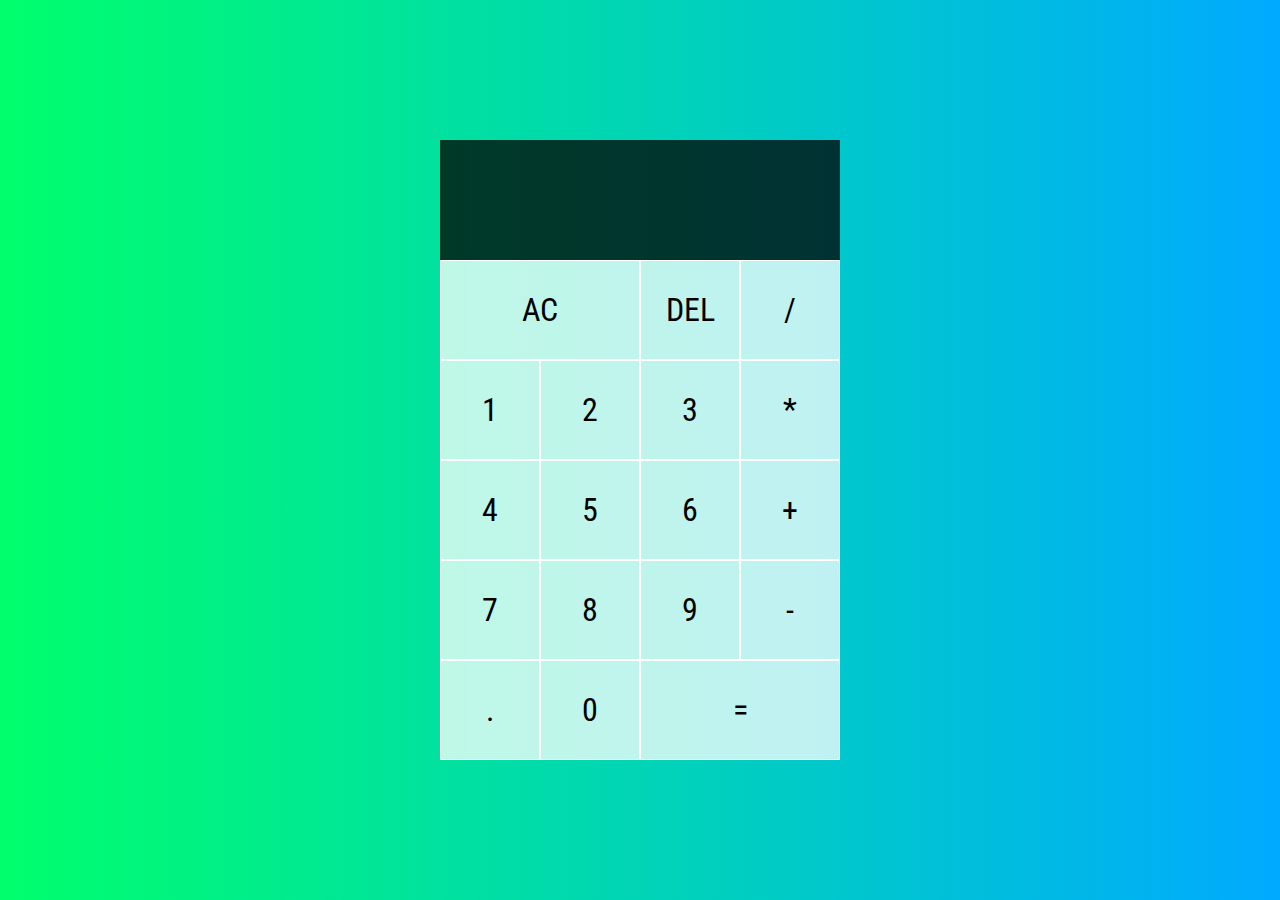
<file: calculator/index.html>
<!DOCTYPE html>
<html lang="en">
<head>
    <meta charset="UTF-8">
    <meta http-equiv="X-UA-Compatible" content="IE=edge">
    <meta name="viewport" content="width=device-width, initial-scale=1.0">
    <title>Calculator</title>
    <link rel="stylesheet" href="style.css">
    
    <link rel="preconnect" href="https://fonts.googleapis.com">
    <link rel="preconnect" href="https://fonts.gstatic.com" crossorigin>
    <link href="https://fonts.googleapis.com/css2?family=Open+Sans:wght@300;400;700&family=Roboto+Condensed:ital,wght@0,300;0,400;0,700;1,300;1,400;1,700&display=swap" rel="stylesheet">
</head>
<body>
    <div class="calculator-grid">
        <div class="output">
            <div data-previous-operand class="previous-operand">
            </div>
            <div data-current-operand class="current-operand">   
            </div>
        </div>
        <button data-all-clear class="span-two">AC</button>
        <button data-delete>DEL</button>
        <button data-operation>/</button>
        <button data-number>1</button>
        <button data-number>2</button>
        <button data-number>3</button>
        <button data-operation>*</button>
        <button data-number>4</button>
        <button data-number>5</button>
        <button data-number>6</button>
        <button data-operation>+</button>
        <button data-number>7</button>
        <button data-number>8</button>
        <button data-number>9</button>
        <button data-operation>-</button>
        <button data-number>.</button>
        <button data-number>0</button>
        <button data-equals class="span-two">=</button>
    </div>
    <script src="cal.js"></script>
</body>
</html>
</file>
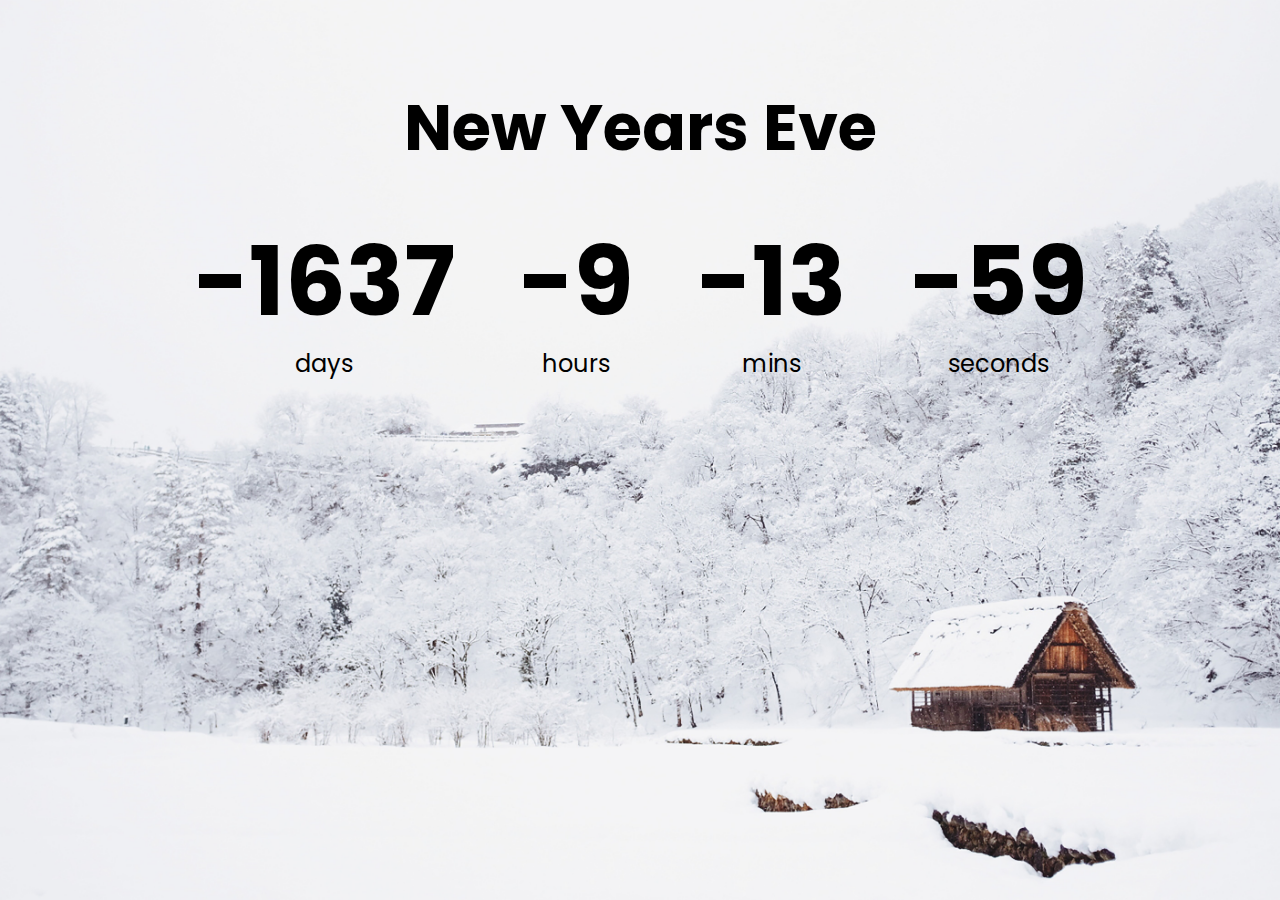
<file: countdown_timer/index.html>
<!DOCTYPE html>
<html lang="en">
<head>
    <meta charset="UTF-8">
    <meta http-equiv="X-UA-Compatible" content="IE=edge">
    <meta name="viewport" content="width=device-width, initial-scale=1.0">
    <title>Coundown Timer</title>
    <link rel="stylesheet" href="style.css">
   
    <link rel="preconnect" href="https://fonts.googleapis.com">
    <link rel="preconnect" href="https://fonts.gstatic.com" crossorigin>
    <link href="https://fonts.googleapis.com/css2?family=Nova+Square&family=Open+Sans:wght@300;400;700&family=Poppins:wght@200;400;600&family=Roboto+Condensed:ital,wght@0,300;0,400;0,700;1,300;1,400;1,700&display=swap" rel="stylesheet">
</head>
<body>
    <h1>New Years Eve</h1>
    <div class="countdown-container">
        <div class="countdown-el days-c">
            <p class="big-text" id="days">0</p>
            <span>days</span>
        </div>
        <div class="countdown-el hours-c">
            <p class="big-text" id="hours">0</p>
            <span>hours</span>
        </div>
        <div class="countdown-el mins-c">
            <p class="big-text" id="mins">0</p>
            <span>mins</span>
        </div>
        <div class="countdown-el seconds-c">
            <p class="big-text" id="seconds">0</p>
            <span>seconds</span>
        </div>
    </div>
    <script src="script.js"></script>
</body>
</html>
</file>
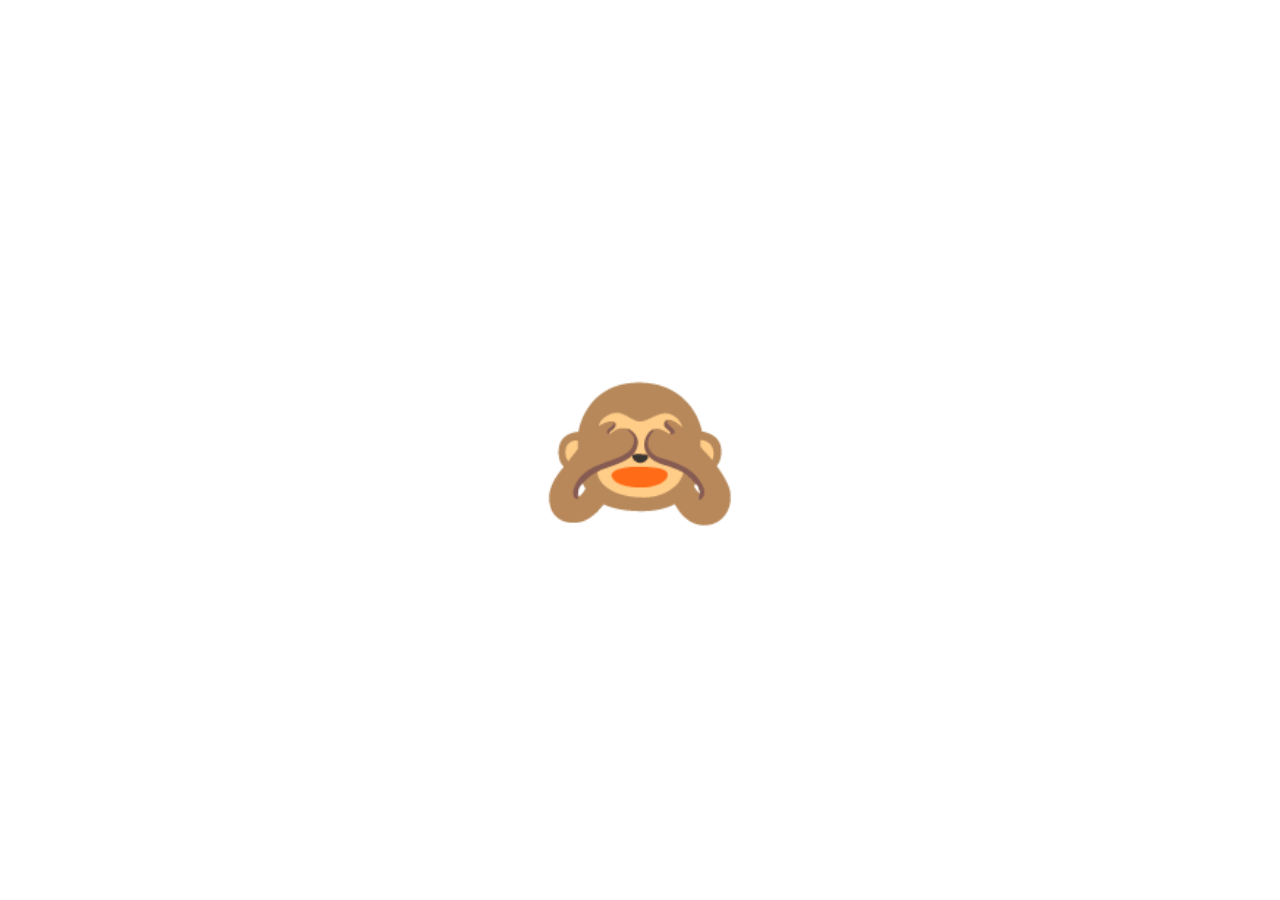
<file: project1js/index.html>
<!DOCTYPE html>
<html lang="en">
<head>
    <meta charset="UTF-8">
    <meta http-equiv="X-UA-Compatible" content="IE=edge">
    <meta name="viewport" content="width=device-width, initial-scale=1.0">
    <title>Document</title>
    <link rel="stylesheet" href="style.css">
</head>
<body>
    <div class="emoji closed active">🙈</div>
    <div class="emoji open">🙉</div>
    <script src="app.js"></script>
</body>
</html>
</file>
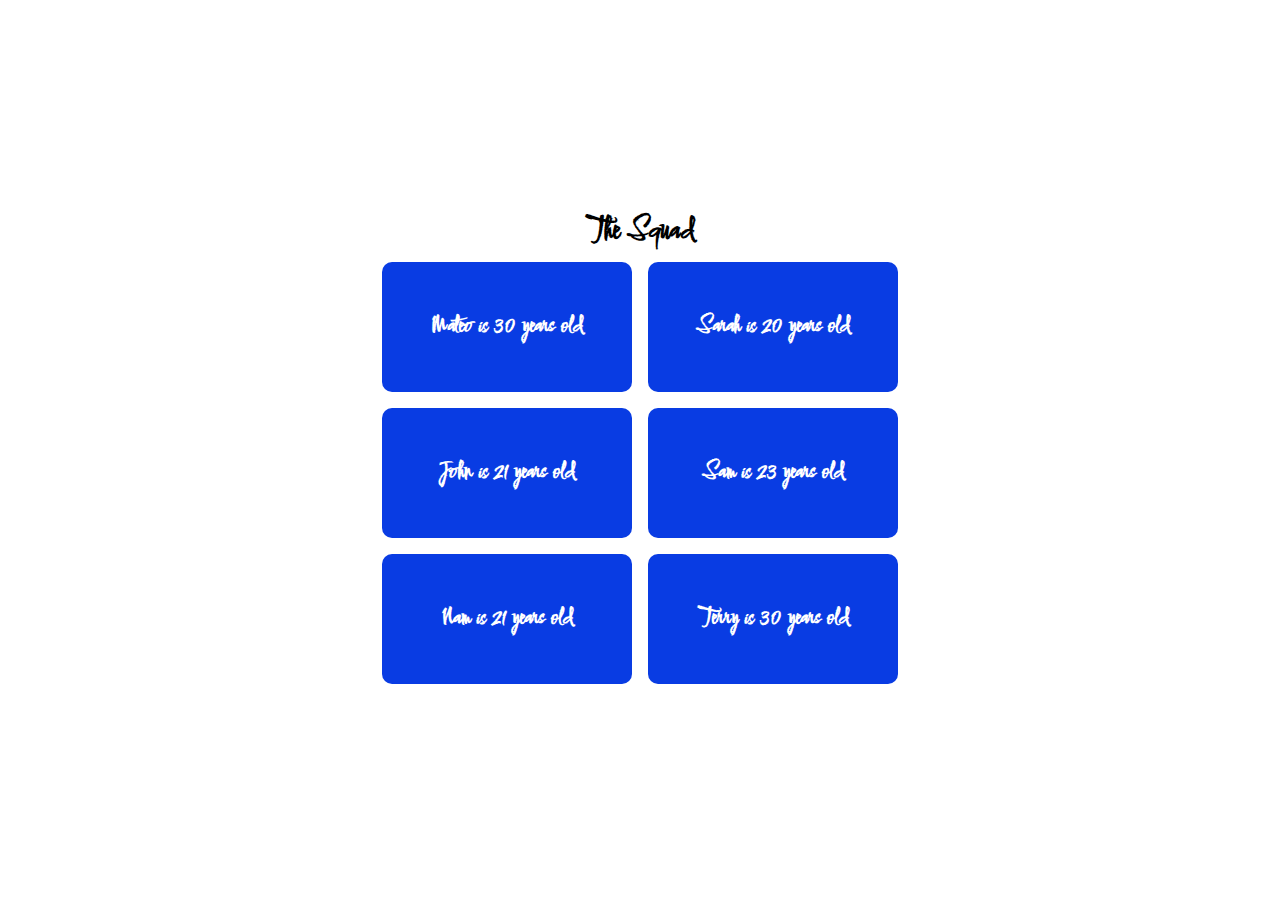
<file: project2JS/index.html>
<!DOCTYPE html>
<html lang="en">
<head>
    <meta charset="UTF-8">
    <meta http-equiv="X-UA-Compatible" content="IE=edge">
    <meta name="viewport" content="width=device-width, initial-scale=1.0">
    <title>Document</title>
    <link rel="stylesheet" href="style.css">
    <link rel="preconnect" href="https://fonts.googleapis.com">
<link rel="preconnect" href="https://fonts.gstatic.com" crossorigin>
<link href="https://fonts.googleapis.com/css2?family=Comforter+Brush&display=swap" rel="stylesheet">
</head>
<body>
    <h1>The Squad</h1>
    <div id="info"></div>
    <script src="app.js"></script>
</body>
</html>
</file>
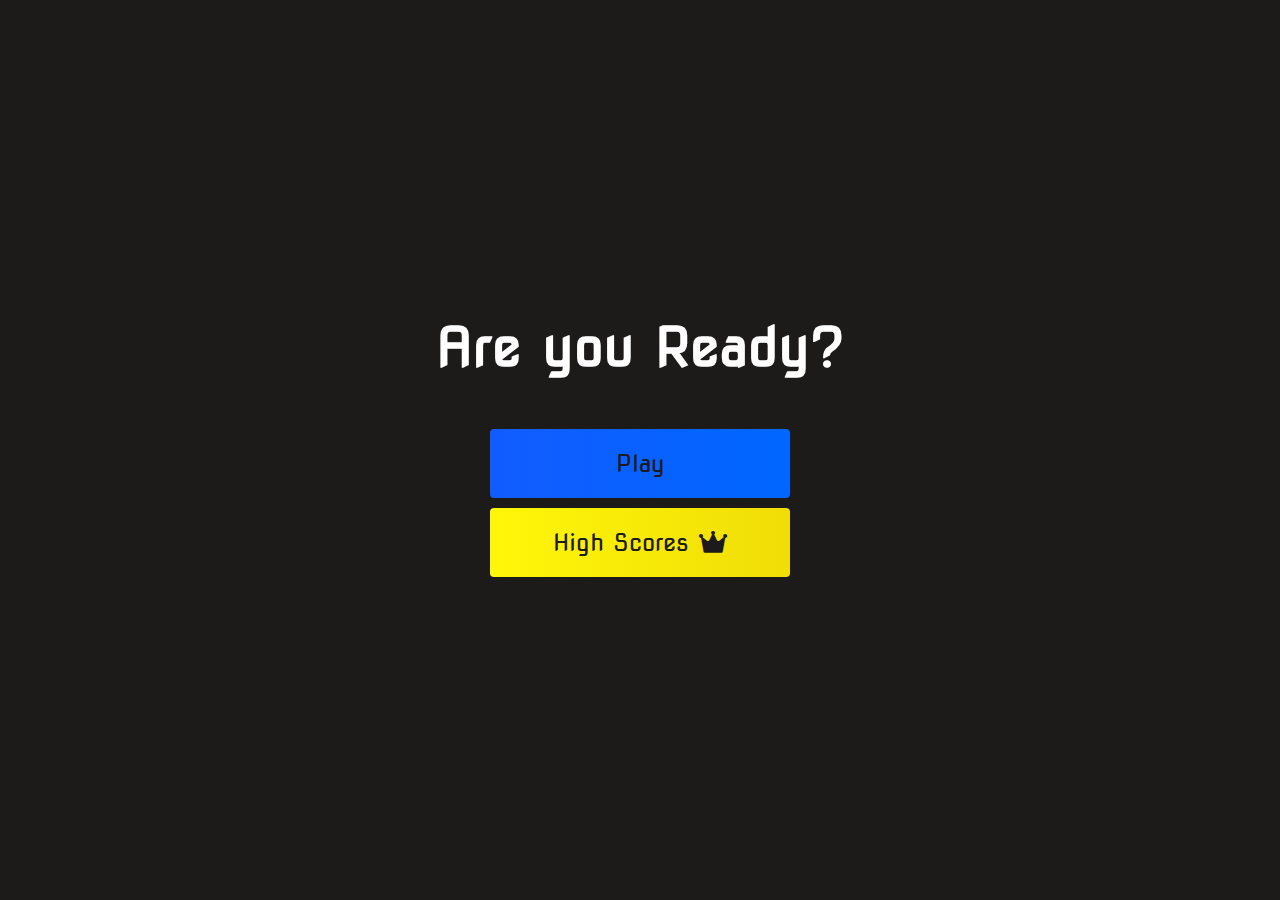
<file: Quiz_App/index.html>
<!DOCTYPE html>
<html lang="en">
<head>
    <meta charset="UTF-8">
    <meta http-equiv="X-UA-Compatible" content="IE=edge">
    <meta name="viewport" content="width=device-width, initial-scale=1.0">
    <title>Home page</title>
    <link rel="stylesheet" href="style.css">

    <link rel="stylesheet" href=" https://cdnjs.cloudflare.com/ajax/libs/font-awesome/6.0.0-beta3/css/all.min.css">    
    <link rel="preconnect" href="https://fonts.googleapis.com">
    <link rel="preconnect" href="https://fonts.gstatic.com" crossorigin>
    <link href="https://fonts.googleapis.com/css2?family=Nova+Square&family=Open+Sans:wght@300;400;700&family=Roboto+Condensed:ital,wght@0,300;0,400;0,700;1,300;1,400;1,700&display=swap" rel="stylesheet">
</head>
<body>
    <div class="container">
        <div id="home" class="flex-column flex-center">
            <h1>Are you Ready?</h1>
            <a href="./game.html" class="btn">Play</a>
            <a href="/highscores.html" id="highscore-btn" class="btn">High Scores<i class="fas fa-crown"></i></a>
        </div>
    </div>
</body>
</html>
</file>
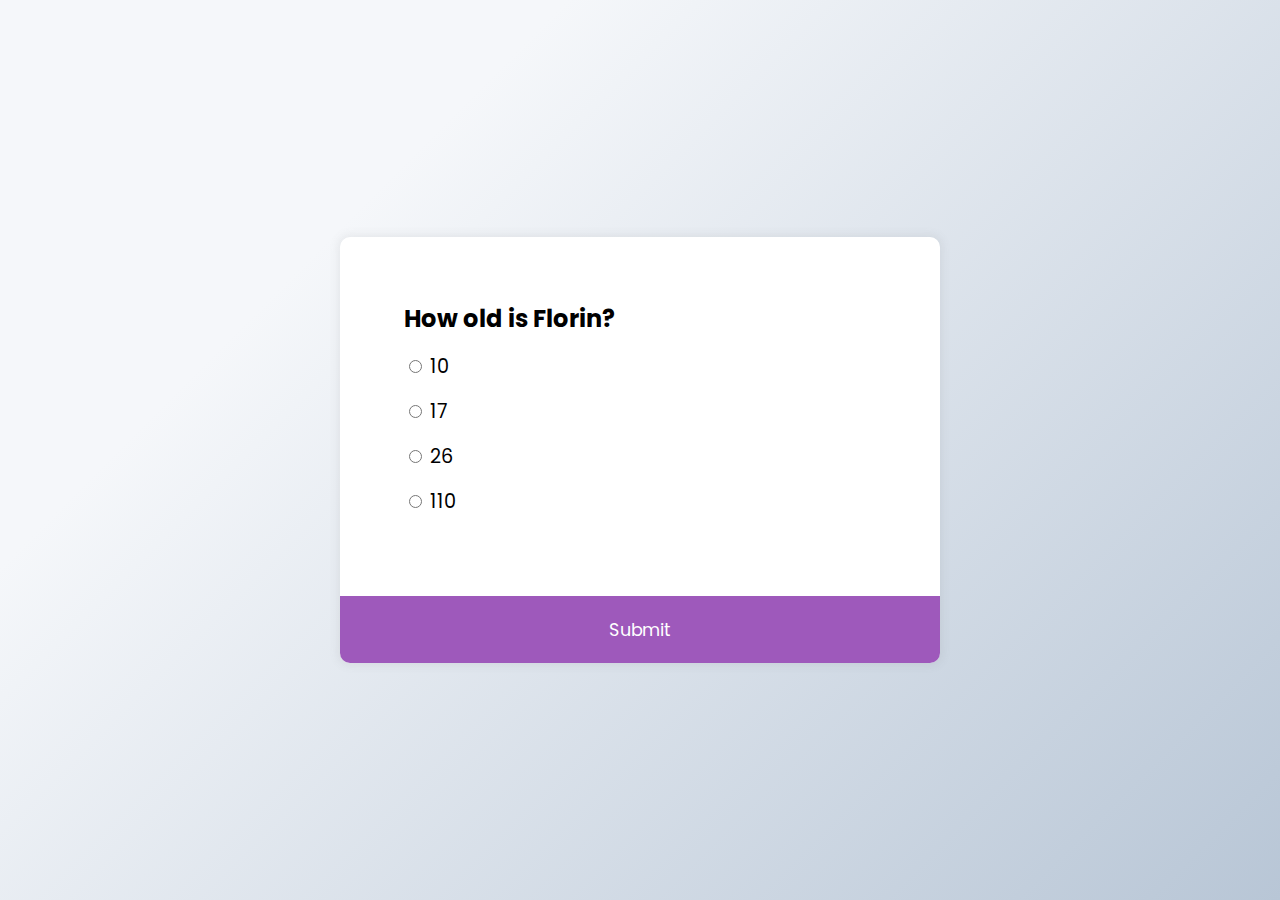
<file: Quiz_App_JS_new/index.html>
<!DOCTYPE html>
<html lang="en">
<head>
    <meta charset="UTF-8">
    <meta http-equiv="X-UA-Compatible" content="IE=edge">
    <meta name="viewport" content="width=device-width, initial-scale=1.0">
    <title>Document</title>
    <link rel="stylesheet" href="style.css">
</head>
<body>

    <div class="quiz-container">
        <div class="quiz-header">
            <h2 id="question">Question text</h2>
            <ul>
                <li>
                    <input type="radio" id="a" name="answer" class="answer">
                    <label id="a_text" for="a">Question</label>
                </li>
                <li>
                    <input type="radio" id="b" name="answer" class="answer">
                    <label id="b_text" for="b">Question</label>
                </li>
                <li>
                    <input type="radio" id="c" name="answer" class="answer">
                    <label id="c_text" for="c">Question</label>
                </li>
                <li>
                    <input type="radio" id="d" name="answer" class="answer">
                    <label id="d_text" for="d">Question</label>
                </li>
            </ul>
        </div>
        <button id="submit">Submit</button>
    </div>
    <script src="main.js"></script>
</body>
</html>
</file>
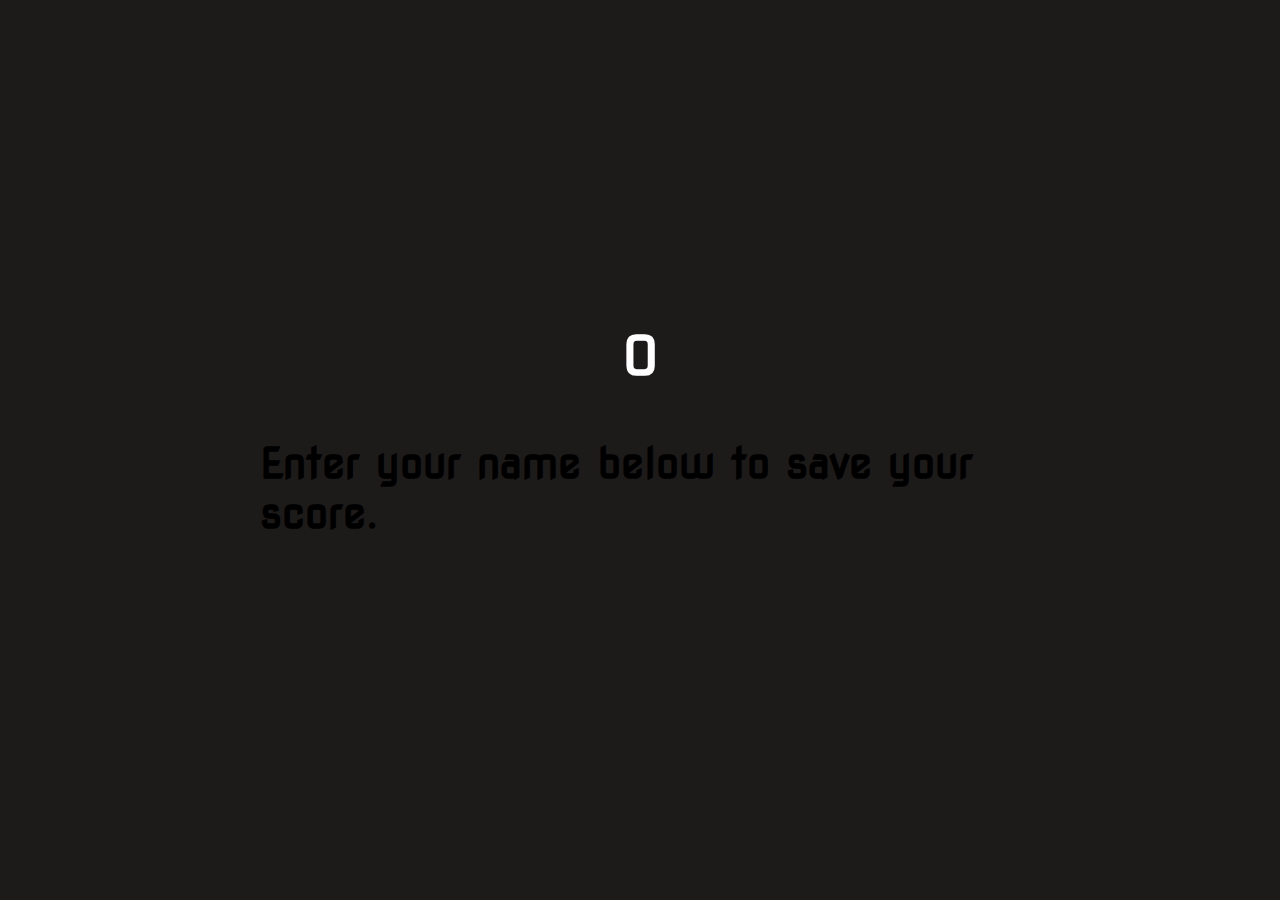
<file: Quiz_App/end.html>
<!DOCTYPE html>
<html lang="en">
<head>
    <meta charset="UTF-8">
    <meta http-equiv="X-UA-Compatible" content="IE=edge">
    <meta name="viewport" content="width=device-width, initial-scale=1.0">
    <title>Document</title>
    <link rel="stylesheet" href="style.css">
    <link rel="stylesheet" href=" https://cdnjs.cloudflare.com/ajax/libs/font-awesome/6.0.0-beta3/css/all.min.css">    
    <link rel="preconnect" href="https://fonts.googleapis.com">
    <link rel="preconnect" href="https://fonts.gstatic.com" crossorigin>
    <link href="https://fonts.googleapis.com/css2?family=Nova+Square&family=Open+Sans:wght@300;400;700&family=Roboto+Condensed:ital,wght@0,300;0,400;0,700;1,300;1,400;1,700&display=swap" rel="stylesheet">
</head>
<body>
    <div class="container">
        <div id="end" class="flex-center flex-column">
            <h1 id="finalScore">
                0
            </h1>
            <form class="end-form-container">
                <h2 id="end-text">Enter your name below to save your score.</h2>
            </form>
        </div>
    </div>
</body>
</html>
</file>
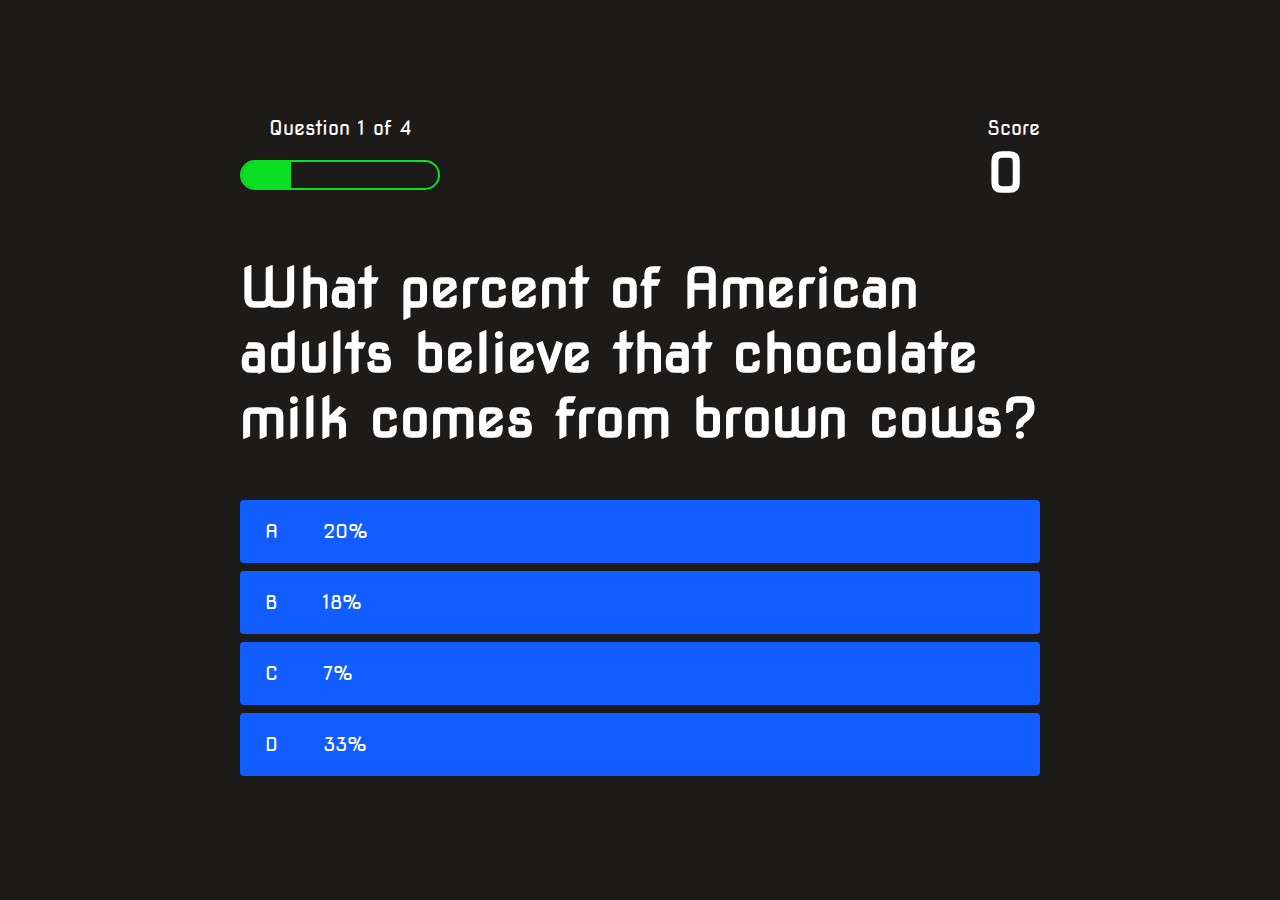
<file: Quiz_App/game.html>
<!DOCTYPE html>
<html lang="en">
<head>
    <meta charset="UTF-8">
    <meta http-equiv="X-UA-Compatible" content="IE=edge">
    <meta name="viewport" content="width=device-width, initial-scale=1.0">
    <title>Quiz Page</title>
    <link rel="stylesheet" href="style.css">
    <link rel="stylesheet" href="game.css">
</head>
<body>
    <div class="container">
        <div id="game" class="justify-center flex-column">
            <div id="hud">
                <div class="hud-item">
                    <p id="progressText" class="hud-prefix">
                        Question
                    </p>
                    <div id="progressBar">
                        <div id="progressBarfull">

                        </div>
                    </div>
                </div>
                
                    <div class="hud-item">
                        <p class="hud-prefix">
                            Score
                        </p>
                        <h1 class="hud-main-text" id="score">0</h1>
                    </div>
            </div>
            <h1 id="question">What is the answer to this question? </h1>
            <div class="choice-container">
                <p class="choice-prefix">A</p>
                <p class="choice-text" data-number="1">Choice</p>
            </div>
            <div class="choice-container">
                <p class="choice-prefix">B</p>
                <p class="choice-text" data-number="2">Choice 2</p>
            </div>
            <div class="choice-container">
                <p class="choice-prefix">C</p>
                <p class="choice-text" data-number="3">Choice 3</p>
            </div>
            <div class="choice-container">
                <p class="choice-prefix">D</p>
                <p class="choice-text" data-number="4">Choice 4</p>
            </div>
       
    </div>
    <script src="game.js"></script>
</body>
</html>
</file>
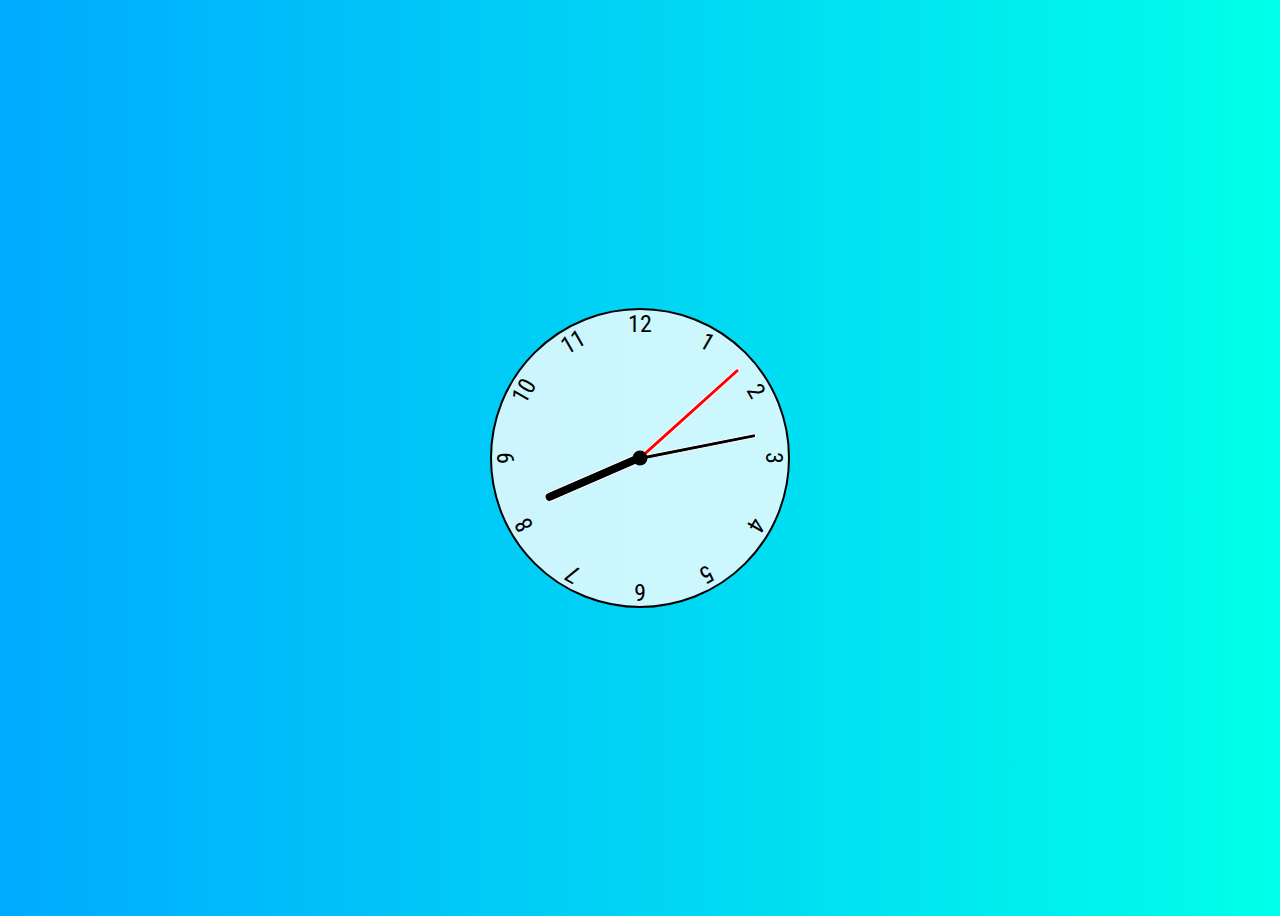
<file: watchJS/watch_html.html>
<!DOCTYPE html>
<html lang="en">
<head>
    <meta charset="UTF-8">
    <meta http-equiv="X-UA-Compatible" content="IE=edge">
    <meta name="viewport" content="width=device-width, initial-scale=1.0">
    <title>Document</title>
    <link rel="stylesheet" href="watchcss.css">
    <link rel="preconnect" href="https://fonts.googleapis.com">
<link rel="preconnect" href="https://fonts.gstatic.com" crossorigin>
<link href="https://fonts.googleapis.com/css2?family=Open+Sans:wght@300;400;700&family=Roboto+Condensed:ital,wght@0,300;0,400;0,700;1,300;1,400;1,700&display=swap" rel="stylesheet">
</head>
<body>
    <div class="clock">
        <div class="hand hour" data-hour-hand></div>
        <div class="hand minute" data-minute-hand></div>
        <div class="hand second" data-second-hand></div>
        <div class="number number1">1</div>
        <div class="number number2">2</div>
        <div class="number number3">3</div>
        <div class="number number4">4</div>
        <div class="number number5">5</div>
        <div class="number number6">6</div>
        <div class="number number7">7</div>
        <div class="number number8">8</div>
        <div class="number number9">9</div>
        <div class="number number10">10</div>
        <div class="number number11">11</div>
        <div class="number number12">12</div>
    </div>
    <script src="watch.js"></script>
</body>
</html>
</file>
<file: calculator/style.css>
*,*::before,*::after{
    box-sizing:border-box;
    font-family: 'Open Sans', sans-serif;
    font-family: 'Roboto Condensed', sans-serif;
    font-weight:normal;
}
body{
    padding: 0;
    margin:0;
    background:linear-gradient(to left,#00AAFF,#00FF6C);
}
.calculator-grid{
    display: grid;
    justify-content: center;
    align-content:center;
    min-height: 100vh;
    grid-template-columns:repeat(4,100px);
    grid-template-rows:minmax(120px,auto) repeat(5,100px);
}
.calculator-grid>button{
    cursor:pointer;
    font-size:2rem;
    border:1px solid white;
    outline:none;
    background-color:rgba(255,255,255,.75);
}
.calculator-grid>button:hover{
    background-color:rgba(255,255,255,.9);
}
.span-two{
    grid-column:span 2;
}
.output{
    grid-column: 1/-1;
    background-color:rgba(0,0,0,.75);
    display:flex;
    align-items:flex-end;
    justify-content: space-around;
    flex-direction: column;
    padding:10px;
    word-wrap: break-word;
    word-break:break-all;
}
.output .previous-operand{
    color:rgba(255,255,255,.75);
    font-size:1.5rem;
}
.output .current-operand{
    color:white;
    font-size:2.5rem;
}
</file>
<file: countdown_timer/style.css>
@import url('https://fonts.googleapis.com/css2?family=Nova+Square&family=Open+Sans:wght@300;400;700&family=Poppins:wght@200;400;600&family=Roboto+Condensed:ital,wght@0,300;0,400;0,700;1,300;1,400;1,700&display=swap');
*{
    box-sizing:border-box;
}
body{
    background-image:url("./images/fabian-mardi-kVKz9qnJC-k-unsplash.jpg");
    font-family: 'Poppins', sans-serif;
    margin: 0;
    display: flex;
    flex-direction: column;
    background-size: cover;
    background-position:center center;
    min-height: 100vh;
    align-items: center;
}
h1{
    font-size: 4rem;
    font-weight: bold;
    margin-top: 5rem;
}
.countdown-container{
    display: flex;
    flex-wrap: wrap;
    align-items:center;
    justify-content: center;
}
.big-text{
    font-size: 6rem;
    line-height: 1;
    margin:1rem 2rem;
    font-weight: bold;
}
.countdown-el{
    text-align: center;
}
.countdown-el span{
    font-size: 1.5rem;
}
</file>
<file: project1js/style.css>
*{
    box-sizing: border-box;
    margin:0;
    padding:0;
}
body{
    display:flex;
    flex-direction: column;
    justify-content: center;
    align-items: center;
    height: 100vh;
}
.emoji{
    font-size:10rem;
    cursor: pointer;
    user-select: none;
}
.closed{
    display: none;
}
.open{
    display: none;
}
.active{
    display: block;
}
</file>
<file: project2JS/style.css>
*{
    box-sizing: border-box;
    margin: 0;
    padding: 0;
    font-family: 'Comforter Brush', cursive;
}
body{
    display:flex;
    flex-direction: column;
    justify-content: center;
    align-items: center;
    height:100vh;
}
#info{
    display: grid;
    grid-template-columns: 1fr 1fr;
}
#info h2{
    padding:3rem;
    background:rgb(9,60,227);
    margin: 0.5rem;
    border-radius:10px;
    color: #fff;
    font-size: 1.5rem;
    text-align:center;
}
</file>
<file: Quiz_App/style.css>
@import url('https://fonts.googleapis.com/css2?family=Nova+Square&family=Open+Sans:wght@300;400;700&family=Roboto+Condensed:ital,wght@0,300;0,400;0,700;1,300;1,400;1,700&display=swap');
:root{
    background-color: rgb(29,26,26);   
}
*{
    box-sizing: border-box;
    margin: 0;
    padding: 0;
    font-size: 62.5%;
    font-family: 'Nova Square', cursive;
}
h1{
    font-size: 5.4rem;
    color: #fff;
    margin-bottom: 5rem;
}
h2{
    font-size: 4.2rem;
    margin-bottom: 4rem;
}
.container{
    width: 100vw;
    height:100vh;
    display: flex;
    justify-content: center;
    align-items: center;
    max-width: 80rem;
    margin: 0 auto;
    padding: 2rem;   
}
.flex-column{
    display:flex;
    flex-direction: column;
}
.flex-center{
    justify-content: center;
    align-items: center;
}
.justify-center{
    justify-content:center;
}
.text-center{
    text-align:center;
}
.hidden{
    display: none;
}
.btn{
    font-size: 2.4rem;
    padding: 2rem 0;
    width: 30rem;
    text-align: center;
    margin-bottom: 1rem;
    text-decoration: none;
    color:rgb(28,26,26);
    background:linear-gradient(90deg, rgb(18,92,255) 0%, rgb(0,102,255)100%);
    border-radius: 4px;
}
.btn:hover{
    cursor: pointer;
    box-shadow: 0 0.4rem 1.4rem 0 rgba(09,114,244,0.6);
    transition: transform 150ms;
    transform: scale(1.03);
}
.btn[disabled]:hover{
    cursor: not-allowed;
    box-shadow: none;
    transform: none;
}
#highscore-btn{
    background: linear-gradient(90deg,rgb(255,247,9) 0%,rgb(240,221,6) 100%);
}
#highscore-btn:hover{
    box-shadow: 0 0.4rem 1.4rem 0 rgba(255,255,0,0.5);
}
.fa-crown{
    font-size: 2.5rem;
    margin-left: 1rem;
}
</file>
<file: Quiz_App_JS_new/style.css>
@import url('https://fonts.googleapis.com/css2?family=Nova+Square&family=Open+Sans:wght@300;400;700&family=Poppins:wght@200;400;600&family=Roboto+Condensed:ital,wght@0,300;0,400;0,700;1,300;1,400;1,700&display=swap');
*{
    box-sizing:border-box;
}
body{
   font-family: 'Poppins', sans-serif;
   margin: 0;
   background-color: #b8c6d6;
   background-image: linear-gradient(315deg,#b8c6d6 0%,#f5f7fa 74%);
   min-height:100vh;
   display:flex;
   align-items: center;
   justify-content: center;
}
.quiz-container{
    background-color: #fff;
    border-radius:10px;
    box-shadow: 0 0 10px 2px rgba(100,100,100,0.1);
    width: 600px;
    max-width: 100%;
    overflow: hidden;
}
.quiz-header{
    padding: 4rem;
}
ul{
    list-style-type: none;
    padding: 0;
}
button{
    background-color: #9e59bb;
    color: white;
    display:block;
    font-family: inherit;
    width: 100%;
    font-size: 1.1rem;
    padding: 1.3rem;
    border:none;
    width:100%;
    cursor: pointer;
}
button:hover{
    background-color:#732d91;
}
h2{
    margin: 0;
}
ul li {
    font-size: 1.2rem;
    margin: 1rem 0;
}
ul li label{
    cursor: pointer;
}
</file>
<file: Quiz_App/game.css>
body{
    color:#fff;
}
.choice-container{
    display:flex;
    margin-bottom: 0.8rem;
    width:100%;
    border-radius: 4px;
    background:rgb(18,93,255);
    font-size: 3rem;
    min-width:80rem;
}
.choice-container:hover{
    cursor: pointer;
    box-shadow: 0 0.4rem 1.4rem 0 rgba(6,103,247,0.5);
    transform:scale(1.02);
    transform: transform 100ms;
}
.choice-prefix{
    padding: 2rem 2.5rem;
    color:white;
}
.choice-text{
    padding: 2rem;
    width: 100%;
}
.correct{
    background: linear-gradient( 32deg,rgba(11,223,36) 0%,rgb(41,232,111)100%);
}
.incorrect{
    background: linear-gradient( 32deg,rgba(230,29,29,1)0%,rgb(224,11,11,1) 100%);
}
/* heads up display */
#hud{
    display: flex;
    justify-content:space-between;
}
.hud-prefix{
    text-align: center;
    font-size: 2rem;
}
.hud-man-text{
    text-align: center;
}
#progressBar{
    width: 20rem;
    height:3rem;
    border: 0.2rem solid rgb(11,223,36);
    margin-top: 2rem;
    border-radius:50px;
    overflow: hidden;
}
#progressBarfull{
    height:100%;
    background: rgb(11,223,36);
    width: 0%;
}

@media screen and (max-width: 768px){
    .choice-container{
        min-width: 40rem;
        
    }
}
</file>
<file: watchJS/watchcss.css>
@import url('https://fonts.googleapis.com/css2?family=Open+Sans:wght@300;400;700&family=Roboto+Condensed:ital,wght@0,300;0,400;0,700;1,300;1,400;1,700&display=swap');
*,*::after,*::before{
    box-sizing:border-box;
    font-family: 'Open Sans', sans-serif;
    font-family: 'Roboto Condensed', sans-serif;

}
body{
    background:linear-gradient(to right, hsl(200,100%,50%),hsl(175,100%,50%));;
    display: flex;
    justify-content: center;
    align-items: center;
    min-height:100vh;
    overflow:hidden;
}
.clock{
    width: 300px;
    height: 300px;
    background-color:rgba(255,255,255,0.8);
    border-radius: 50%;
    border:2px solid black;
    position: relative;
}
.clock .number {
    --rotation: 0;
    position: absolute;
    width: 100%;
    height: 100%;
    text-align: center;
    transform:rotate(var(--rotation));
    font-size:1.5rem;
}
.clock .number1{--rotation: 30deg;}
.clock .number2{--rotation: 60deg;}
.clock .number3{--rotation: 90deg;}
.clock .number4{--rotation: 120deg;}
.clock .number5{--rotation: 150deg;}
.clock .number6{--rotation: 180deg;}
.clock .number7{--rotation: 210deg;}
.clock .number8{--rotation: 240deg;}
.clock .number9{--rotation: 270deg;}
.clock .number10{--rotation: 300deg;}
.clock .number11{--rotation: 330deg;}

.clock .hand{
    --rotation:0;
    position: absolute;
    bottom: 50%;
    left: 50%;
    /* width:10px;
    height:50%; */
    border: 1px solid white;
    border-top-left-radius:10px;
    border-top-right-radius:10px;
    transform-origin:bottom;
    background-color:black;
    z-index:10;
    transform:translateX(-50%) rotate(calc(var(--rotation) * 1deg));
}
.clock::after{
    content: '';
    position:absolute;
    background-color:black;
    z-index:11;
    width:15px;
    height:15px;
    top:50%;
    left:50%;
    border-radius:50%;
    transform:translate(-50%, -50%);
}
.clock .hand.second{
    width: 5px;
    height: 45%;
    background-color:red;
}
.clock .hand.minute{
    width: 5px;
    height: 40%;
    background-color:black;
}
.clock .hand.hour{
    width: 10px;
    height: 35%;
    background-color:black;
}
</file>
